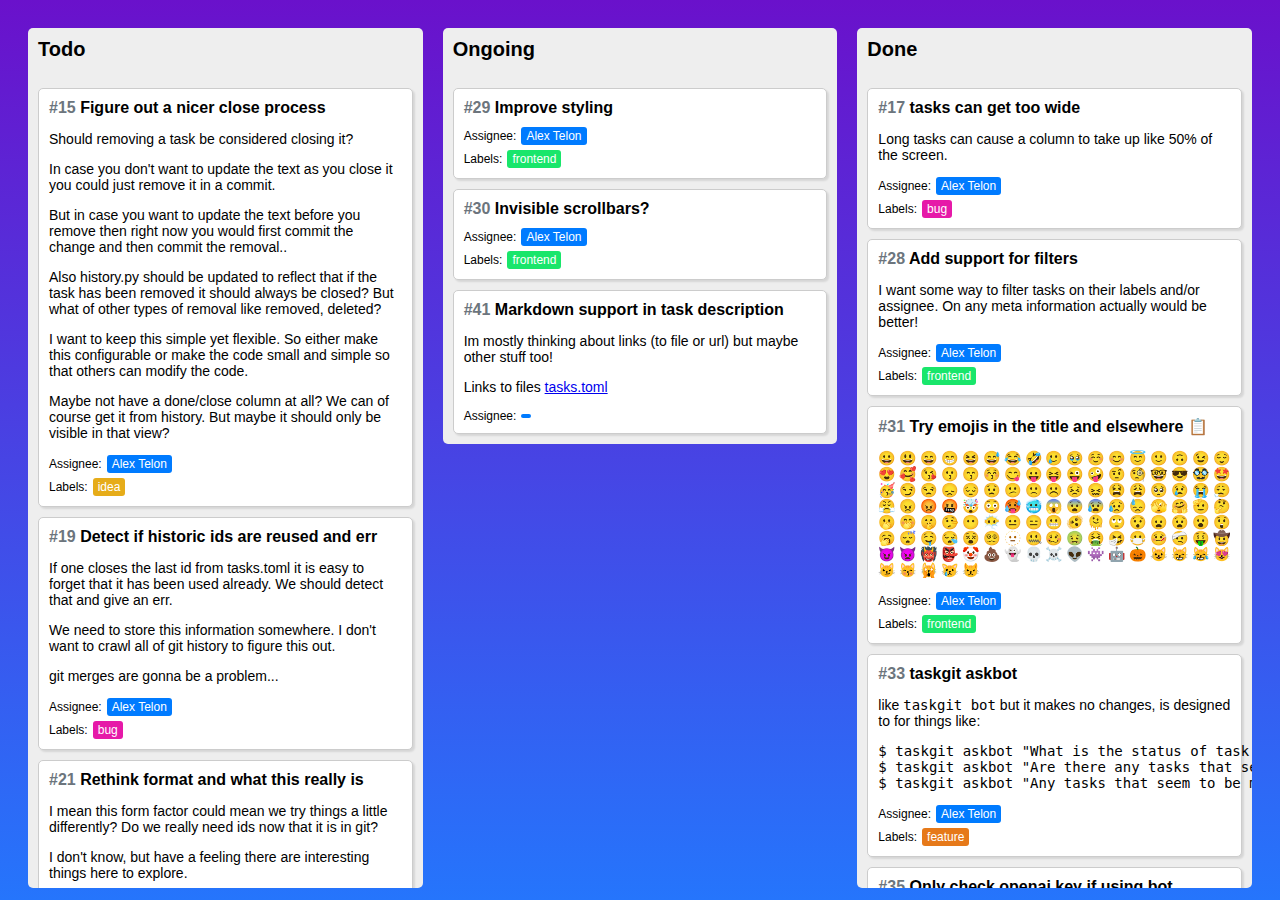
<file: index.html>
<!DOCTYPE html>
  <html>
    <head>
      <meta charset="UTF-8">
      <title>Task Board</title>
      <link rel="stylesheet" href="style.css">
    </head>
    <body>
      <div class="row">
        <button id="clear-filter" style="display: none;">Clear all filters</button>
        <div id="current-filters" class="row"></div>
      </div>
      <div class="board">
        
      <div class="column todo">
        <h2>Todo</h2>
        
        <div class="card" data-id="15">
          <div class="title"><span class="highlight">#15</span> Figure out a nicer close process</div>
          <div class="description"><p>Should removing a task be considered closing it?</p>
<p>In case you don't want to update the text as you close it you could just remove it in a commit.</p>
<p>But in case you want to update the text before you remove then right now you would first commit the
change and then commit the removal..</p>
<p>Also history.py should be updated to reflect that if the task has been removed it should always be closed?
But what of other types of removal like removed, deleted?</p>
<p>I want to keep this simple yet flexible. So either make this configurable or make the code small and simple
so that others can modify the code.</p>
<p>Maybe not have a done/close column at all? We can of course get it from history. But maybe it should only be visible in that view?</p></div>
          <div class="meta">
            <div class="row"><span>Assignee:</span> <div class="meta-item assignee">Alex Telon</div></div>
            
            
            <div class="row"><span>Labels:</span> <span class="meta-item label">idea</span></div>
          </div>
        </div>
        
        <div class="card" data-id="19">
          <div class="title"><span class="highlight">#19</span> Detect if historic ids are reused and err</div>
          <div class="description"><p>If one closes the last id from tasks.toml it is easy to forget that it has been used already. We should detect that and give an err.</p>
<p>We need to store this information somewhere. I don't want to crawl all of git history to figure this out.</p>
<p>git merges are gonna be a problem...</p></div>
          <div class="meta">
            <div class="row"><span>Assignee:</span> <div class="meta-item assignee">Alex Telon</div></div>
            
            
            <div class="row"><span>Labels:</span> <span class="meta-item label">bug</span></div>
          </div>
        </div>
        
        <div class="card" data-id="21">
          <div class="title"><span class="highlight">#21</span> Rethink format and what this really is</div>
          <div class="description"><p>I mean this form factor could mean we try things a little differently? Do we really need ids now that it is in git?</p>
<p>I don't know, but have a feeling there are interesting things here to explore.</p></div>
          <div class="meta">
            <div class="row"><span>Assignee:</span> <div class="meta-item assignee">Alex Telon</div></div>
            
            
            <div class="row"><span>Labels:</span> <span class="meta-item label">idea</span></div>
          </div>
        </div>
        
        <div class="card" data-id="22">
          <div class="title"><span class="highlight">#22</span> How to solve potential git merge conflicts with ids</div>
          <div class="description"><p>Should we skip Ids? Or should we have them but they are guids or something instead?</p>
<p>But editing a file by hand would be harder. You would kind of have to use something like <code>taskgit add "title"</code> or <code>taskgit new</code> to create a template task with a guid to start with?</p></div>
          <div class="meta">
            <div class="row"><span>Assignee:</span> <div class="meta-item assignee">Alex Telon</div></div>
            
            
            <div class="row"><span>Labels:</span> <span class="meta-item label">idea</span></div>
          </div>
        </div>
        
        <div class="card" data-id="25">
          <div class="title"><span class="highlight">#25</span> taskgit modify <id> ...</div>
          <div class="description"></div>
          <div class="meta">
            <div class="row"><span>Assignee:</span> <div class="meta-item assignee">Alex Telon</div></div>
            
            
            <div class="row"><span>Labels:</span> <span class="meta-item label">feature</span></div>
          </div>
        </div>
        
        <div class="card" data-id="26">
          <div class="title"><span class="highlight">#26</span> Nicer errors for unknown keys in toml</div>
          <div class="description"><p>For now author is not a valid key for instance.</p>
<pre><code>$ taskgit
Task.__init__() got an unexpected keyword argument 'author'
</code></pre></div>
          <div class="meta">
            <div class="row"><span>Assignee:</span> <div class="meta-item assignee">Alex Telon</div></div>
            
            
            <div class="row"><span>Labels:</span> <span class="meta-item label">bug</span></div>
          </div>
        </div>
        
        <div class="card" data-id="32">
          <div class="title"><span class="highlight">#32</span> Should clicking a task do something?</div>
          <div class="description"></div>
          <div class="meta">
            <div class="row"><span>Assignee:</span> <div class="meta-item assignee">Alex Telon</div></div>
            
            
            <div class="row"><span>Labels:</span> <span class="meta-item label">feature</span></div>
          </div>
        </div>
        
        <div class="card" data-id="34">
          <div class="title"><span class="highlight">#34</span> openai key only loads from current dir</div>
          <div class="description"></div>
          <div class="meta">
            <div class="row"><span>Assignee:</span> <div class="meta-item assignee"></div></div>
            
            
            
          </div>
        </div>
        
        <div class="card" data-id="36">
          <div class="title"><span class="highlight">#36</span> Start using git history when generating page</div>
          <div class="description"><p>I have not skipped that part for a long time now. I should start exploring that now.</p>
<p>Could we have a toggle to show closed tasks from history for instance.
Could we link task to commits based on #<id> tags or just by seeing that the commit edited the task?
Also related to #19</p></div>
          <div class="meta">
            <div class="row"><span>Assignee:</span> <div class="meta-item assignee"></div></div>
            
            
            
          </div>
        </div>
        
        <div class="card" data-id="37">
          <div class="title"><span class="highlight">#37</span> Make tasks expandable</div>
          <div class="description"><p>Hide long text under ... and also hide other information for a task that is only made visible by clicking on it (which expands it)</p></div>
          <div class="meta">
            <div class="row"><span>Assignee:</span> <div class="meta-item assignee"></div></div>
            
            
            
          </div>
        </div>
        
        <div class="card" data-id="38">
          <div class="title"><span class="highlight">#38</span> pre-commit hook to ask gpt if all changes are appropriated accounted for with the comment + tag information</div>
          <div class="description"></div>
          <div class="meta">
            <div class="row"><span>Assignee:</span> <div class="meta-item assignee"></div></div>
            
            
            
          </div>
        </div>
        
        <div class="card" data-id="39">
          <div class="title"><span class="highlight">#39</span> task id's are always toward a specific branch</div>
          <div class="description"><p>That way we avoid #22 with merging.</p></div>
          <div class="meta">
            <div class="row"><span>Assignee:</span> <div class="meta-item assignee"></div></div>
            
            
            
          </div>
        </div>
        
        <div class="card" data-id="40">
          <div class="title"><span class="highlight">#40</span> Large scale goals, precommit ai check if work is in that direction</div>
          <div class="description"><p>Not that we prevent work not fully aligned with the goal/mission, but that we remind the user to be focused on the goals.</p></div>
          <div class="meta">
            <div class="row"><span>Assignee:</span> <div class="meta-item assignee"></div></div>
            
            
            
          </div>
        </div>
        
      </div>
      
      <div class="column ongoing">
        <h2>Ongoing</h2>
        
        <div class="card" data-id="29">
          <div class="title"><span class="highlight">#29</span> Improve styling</div>
          <div class="description"></div>
          <div class="meta">
            <div class="row"><span>Assignee:</span> <div class="meta-item assignee">Alex Telon</div></div>
            
            
            <div class="row"><span>Labels:</span> <span class="meta-item label">frontend</span></div>
          </div>
        </div>
        
        <div class="card" data-id="30">
          <div class="title"><span class="highlight">#30</span> Invisible scrollbars?</div>
          <div class="description"></div>
          <div class="meta">
            <div class="row"><span>Assignee:</span> <div class="meta-item assignee">Alex Telon</div></div>
            
            
            <div class="row"><span>Labels:</span> <span class="meta-item label">frontend</span></div>
          </div>
        </div>
        
        <div class="card" data-id="41">
          <div class="title"><span class="highlight">#41</span> Markdown support in task description</div>
          <div class="description"><p>Im mostly thinking about links (to file or url) but maybe other stuff too!</p>
<p>Links to files <a href="../../tasks.toml">tasks.toml</a></p></div>
          <div class="meta">
            <div class="row"><span>Assignee:</span> <div class="meta-item assignee"></div></div>
            
            
            
          </div>
        </div>
        
      </div>
      
      <div class="column done">
        <h2>Done</h2>
        
        <div class="card" data-id="17">
          <div class="title"><span class="highlight">#17</span> tasks can get too wide</div>
          <div class="description"><p>Long tasks can cause a column to take up like 50% of the screen.</p></div>
          <div class="meta">
            <div class="row"><span>Assignee:</span> <div class="meta-item assignee">Alex Telon</div></div>
            
            
            <div class="row"><span>Labels:</span> <span class="meta-item label">bug</span></div>
          </div>
        </div>
        
        <div class="card" data-id="28">
          <div class="title"><span class="highlight">#28</span> Add support for filters</div>
          <div class="description"><p>I want some way to filter tasks on their labels and/or assignee. On any meta information actually would be better!</p></div>
          <div class="meta">
            <div class="row"><span>Assignee:</span> <div class="meta-item assignee">Alex Telon</div></div>
            
            
            <div class="row"><span>Labels:</span> <span class="meta-item label">frontend</span></div>
          </div>
        </div>
        
        <div class="card" data-id="31">
          <div class="title"><span class="highlight">#31</span> Try emojis in the title and elsewhere 📋</div>
          <div class="description"><p>😀 😃 😄 😁 😆 😅 😂 🤣 🥲 🥹 ☺️ 😊 😇 🙂 🙃 😉 😌 😍 🥰 😘 😗 😙 😚 😋 😛 😝 😜 🤪 🤨 🧐 🤓 😎 🥸 🤩 🥳 😏 😒 😞 😔 😟 😕 🙁 ☹️ 😣 😖 😫 😩 🥺 😢 😭 😮‍💨 😤 😠 😡 🤬 🤯 😳 🥵 🥶 😱 😨 😰 😥 😓 🫣 🤗 🫡 🤔 🫢 🤭 🤫 🤥 😶 😶‍🌫️ 😐 😑 😬 🫨 🫠 🙄 😯 😦 😧 😮 😲 🥱 😴 🤤 😪 😵 😵‍💫 🫥 🤐 🥴 🤢 🤮 🤧 😷 🤒 🤕 🤑 🤠 😈 👿 👹 👺 🤡 💩 👻 💀 ☠️ 👽 👾 🤖 🎃 😺 😸 😹 😻 😼 😽 🙀 😿 😾</p></div>
          <div class="meta">
            <div class="row"><span>Assignee:</span> <div class="meta-item assignee">Alex Telon</div></div>
            
            
            <div class="row"><span>Labels:</span> <span class="meta-item label">frontend</span></div>
          </div>
        </div>
        
        <div class="card" data-id="33">
          <div class="title"><span class="highlight">#33</span> taskgit askbot</div>
          <div class="description"><p>like <code>taskgit bot</code> but it makes no changes, is designed to for things like:</p>
<pre><code>$ taskgit askbot "What is the status of task 1?"
$ taskgit askbot "Are there any tasks that seem like duplicates?"
$ taskgit askbot "Any tasks that seem to be missing important information?"
</code></pre></div>
          <div class="meta">
            <div class="row"><span>Assignee:</span> <div class="meta-item assignee">Alex Telon</div></div>
            
            
            <div class="row"><span>Labels:</span> <span class="meta-item label">feature</span></div>
          </div>
        </div>
        
        <div class="card" data-id="35">
          <div class="title"><span class="highlight">#35</span> Only check openai key if using bot</div>
          <div class="description"></div>
          <div class="meta">
            <div class="row"><span>Assignee:</span> <div class="meta-item assignee"></div></div>
            
            
            
          </div>
        </div>
        
      </div>
      
      </div>
      <script src="script.js"></script>
    </body>
  </html>
</file>
<file: style.css>
html {
  height: 100%;
}

body {
  font-family: "Open Sans", sans-serif;
  background: linear-gradient(to bottom, #6a11cb, #2575fc);
}

.board {
  display: flex;
  gap: 20px;
  margin: 20px;
}

.column {
  flex: 1 1 0; /* shorthand for flex-grow, flex-shrink, and flex-basis */
  background-color: #eee;
  padding: 10px;
  border-radius: 5px;
  display: flex;
  flex-direction: column;
  gap: 10px;
  overflow-y: auto;
  overflow-x: hidden;
  max-height: calc(100vh - 60px);
  align-self: first baseline;
}

.column h2 {
  font-size: 20px;
  margin-top: 0;
}

.card {
  background-color: #fff;
  border-radius: 5px;
  padding: 10px;
  border: 1px solid #ccc;
  box-shadow: 2px 2px 2px rgba(0, 0, 0, 0.1);
}

.card:hover {
  transform: scale(1.01);
  box-shadow: 4px 4px 4px rgba(0, 0, 0, 0.1);
  z-index: 1;
  transition: all 0.2s ease;
}

.card .title {
  font-size: 16px;
  font-weight: bold;
  margin-bottom: 7px;
}

.card .title .highlight {
  color: #6c757d;
}

.card .description {
  font-size: 14px;
}

.card .meta {
  font-size: 12px;
  display: flex;
  flex-wrap: wrap;
  gap: 5px;
  margin-top: 10px;
  flex-direction: column;
  align-items: flex-start;
}

.row {
  display: flex;
  align-items: center;
  gap: 5px;
}

.meta-item {
  background-color: #007bff;
  color: #fff;
  padding: 2px 5px;
  border-radius: 3px;
  cursor: pointer;
}

#clear-filter {
  background-color: #dc3545;
  color: #fff;
  font-size: 12px;
  padding: 2px 5px;
  border-radius: 3px;
  cursor: pointer;
}
</file>
